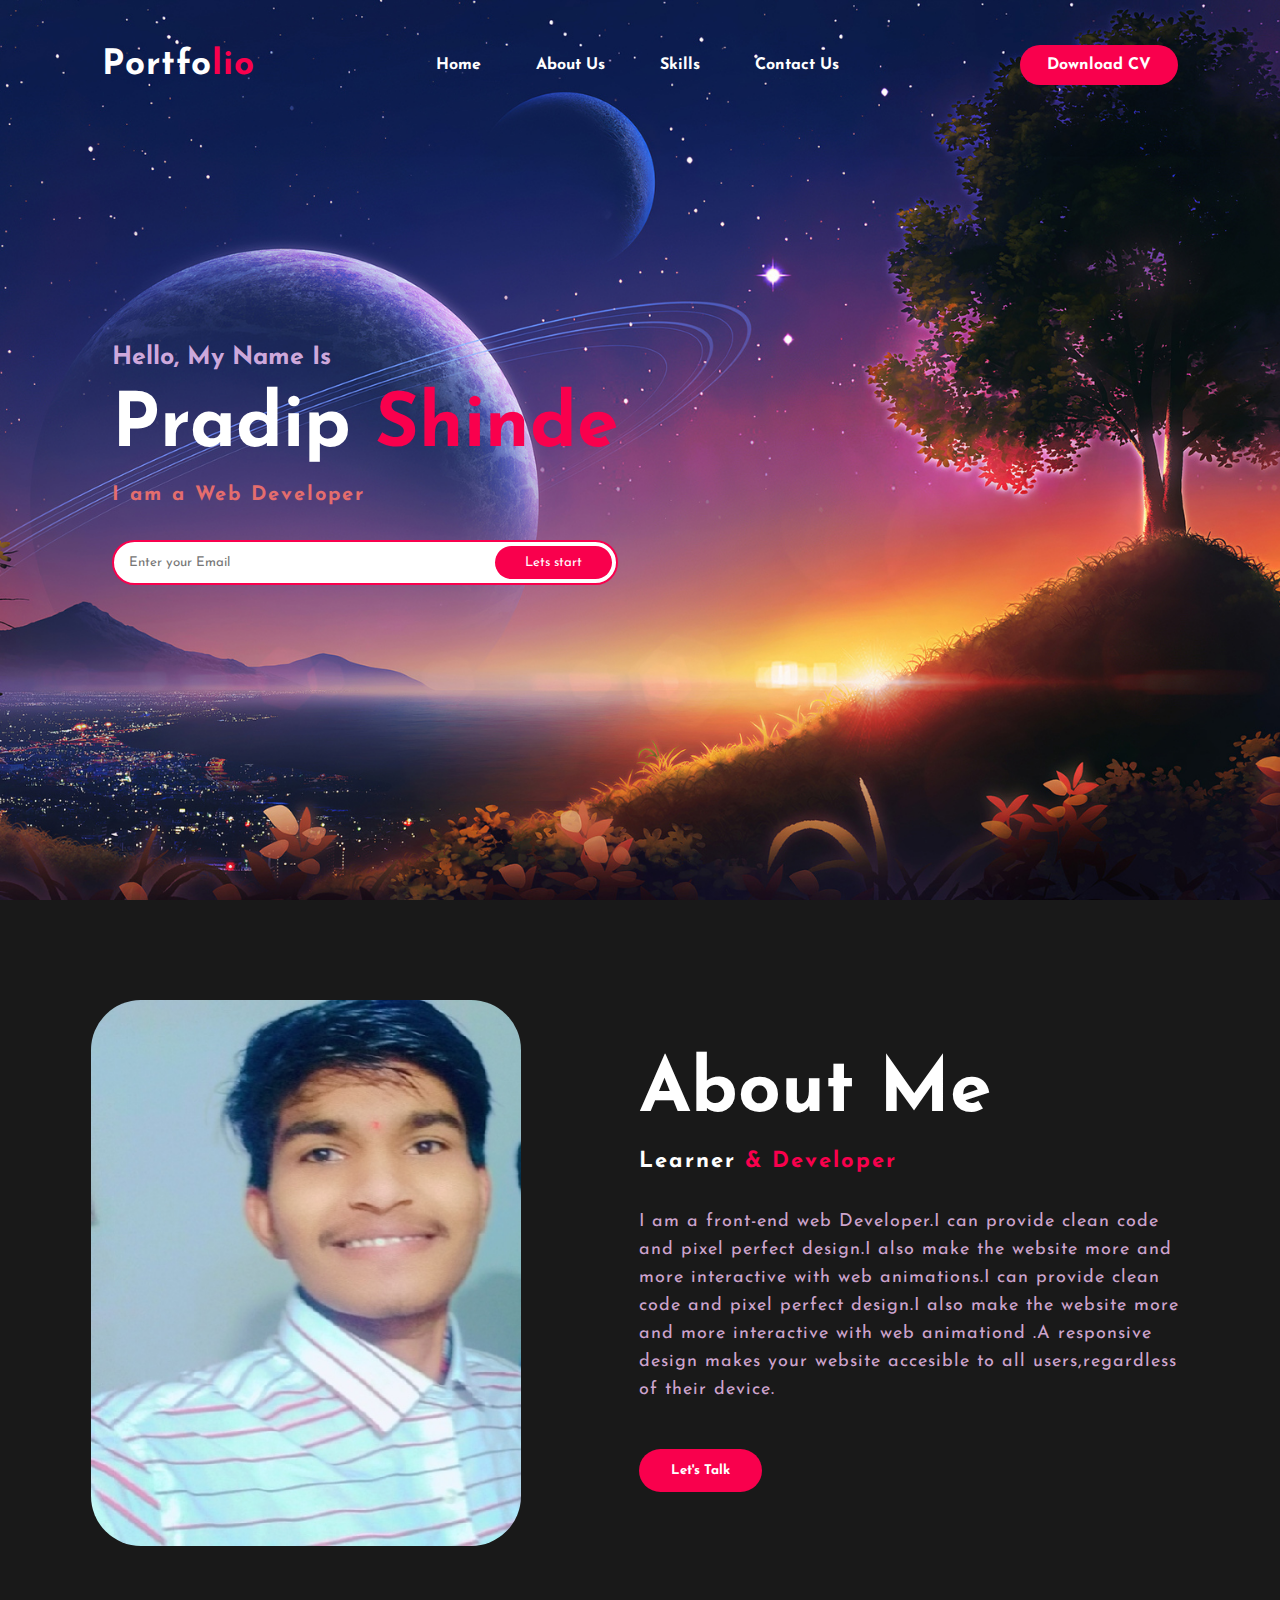
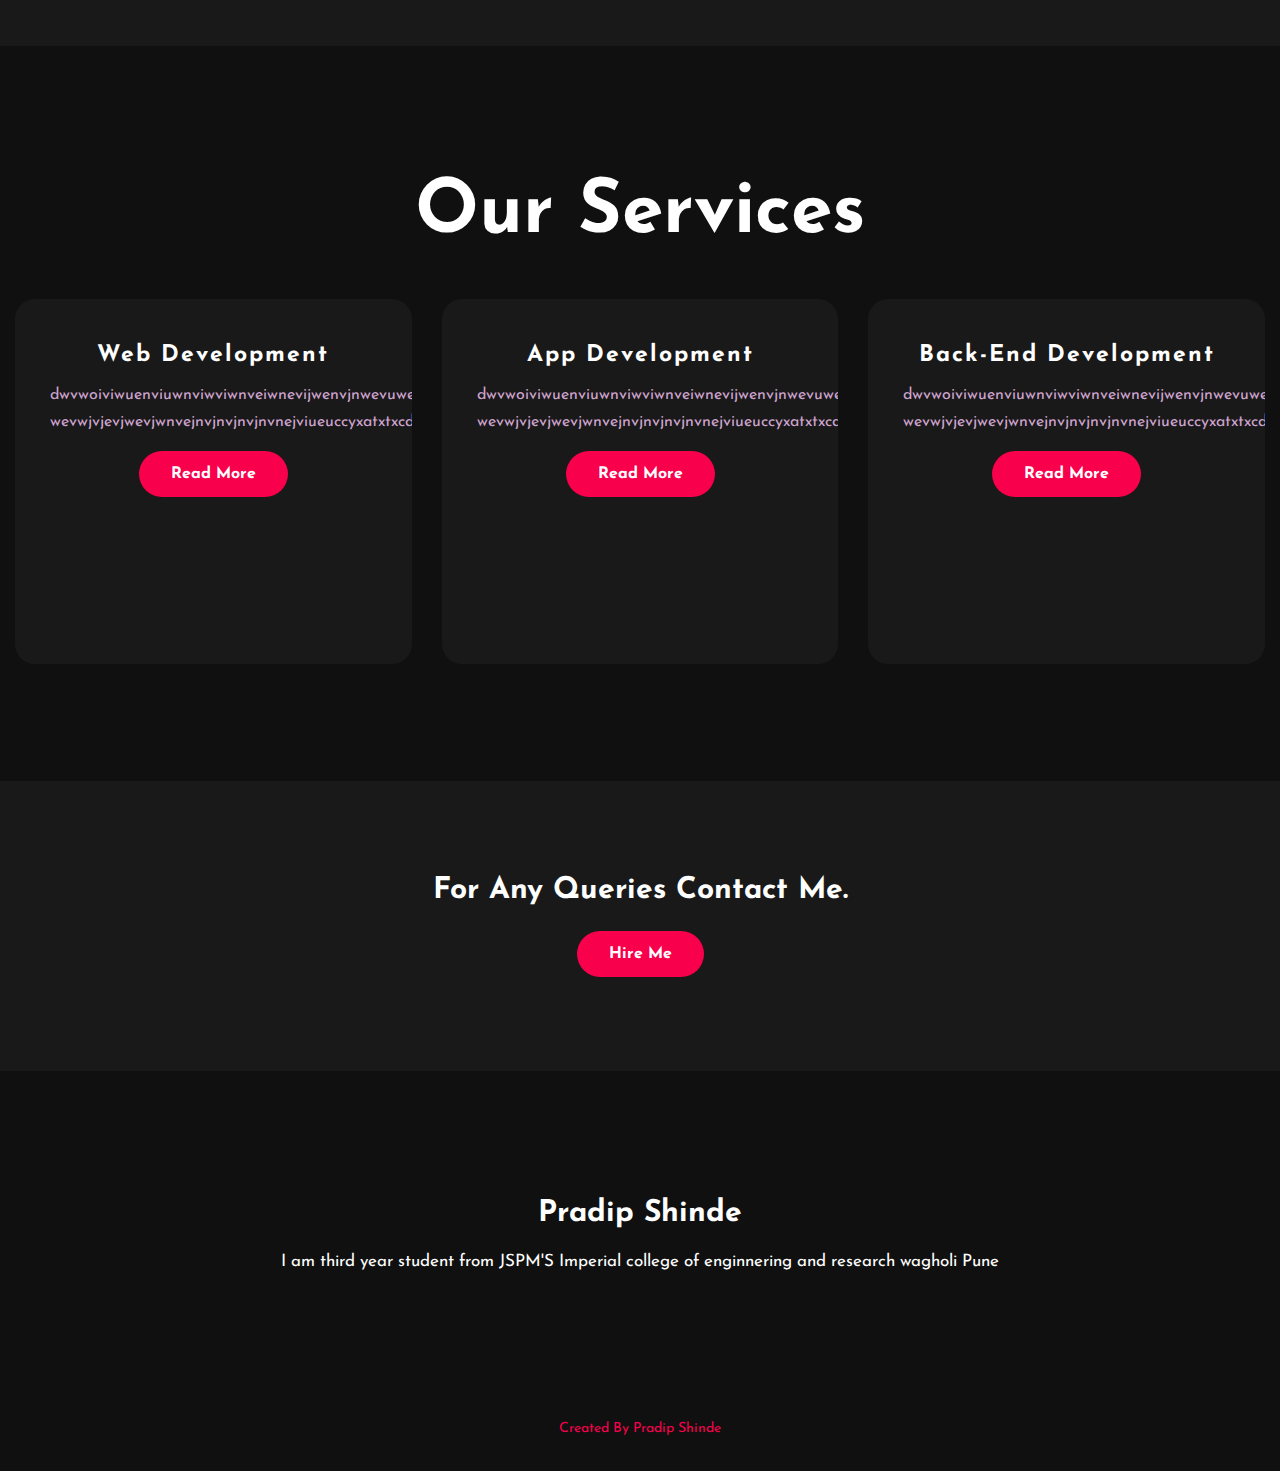
<file: index.html>
<!DOCTYPE html>
<html lang="en">
<head>
    <meta charset="UTF-8">
    <meta http-equiv="X-UA-Compatible" content="IE=edge">
    <meta name="viewport" content="width=device-width, initial-scale=1.0">
    <title>Portfolio</title>
    <link rel="stylesheet" href="styles.css">
    <link rel="preconnect" href="https://fonts.gstatic.com">
    <link href="https://fonts.googleapis.com/css2?family=Josefin+Sans: ital, wght@0,100;0 ,200;0, 300;0,400; 0,500; 0,600; 0,700; 1,100; 1,200; 1,300; 1,400; 1,500; 1,600;1,700&displa y=swap" rel="stylesheet">

    <link rel="stylesheet" href="https://cdnjs.cloudflare.com/ajax/libs/font-awesome/6.2.0/css/all.min.css" integrity="sha512-xh6O/CkQoPOWDdYTDqeRdPCVd1SpvCA9XXcUnZS2FmJNp1coAFzvtCN9BmamE+4aHK8yyUHUSCcJHgXloTyT2A==" crossorigin="anonymous" referrerpolicy="no-referrer" />
</head>
<body>
    <!-- <h1>Hello</h1> -->
    <div class="hero">
        <nav>
            <h2 class="logo">Portfo<span>lio</span></h2>
            <ul>
                <li><a href="#">Home</a></li>
                <li><a href="#">About Us</a></li>
<!--                 <li><a href="#">Services</a></li> -->
                <li><a href="index1.html">Skills</a></li>
                <li><a href="contactus.html">Contact Us</a></li>
            </ul>
            <a href="https://drive.google.com/file/d/18rzhvGYNoombgUCNnSyZBfyCWN0tHCit/view?usp=drivesdk" class="btn">Download CV</a>
        </nav>

        <div class="content">
            <h4>Hello, My Name Is </h4>
            <h1>Pradip <span>Shinde</span></h1>
            <h5>I am a Web Developer</h5>
            <div class="newsletter">
                <form>
                    <input type="email" name="email" id="mail" placeholder="Enter your Email">
                    <input type="submit" name="submit" value="Lets start">
                </form>

            </div>

        </div>

    </div>

<!-- About section start -->
<section class="about">
    <div class="main">
        <img src="images/pradip.jpg" alt="pradip image">
        <div class="about-text">
            <h2>About Me</h2>
            <h5>Learner <span>& Developer</span></h5>
            <p>
                I am a front-end web Developer.I can provide clean code and pixel perfect design.I also make the website more and more interactive 
                with web animations.I can provide clean code and pixel perfect design.I also make the website more and more interactive with web animationd .A responsive design makes your website accesible to all users,regardless of their device.
            </p>
            <button type="button">Let's Talk</button>

        </div>

    </div>

</section>
<!-- Progress bar started
<div class="skills-bar">
    <div class="bar">
        <div class="info">
            <span>HTML</span>
        </div>
    </div>
</div> -->


<!-- service section start -->
<div class="service">
    <div class="title">
        <h4>Our Services</h4>
    </div>

    <div class="box">
        <div class="card">
            <i class="fas fa-bars"></i>
            <h5>Web Development</h5>
            <div class="pra">
                <p>dwvwoiviwuenviuwnviwviwnveiwnevijwenvjnwevuweiuvwieuenjn
                    wevwjvjevjwevjwnvejnvjnvjnvjnvnejviueuccyxatxtxcdwqqc.
                </p>
                <p style="text-align: center;">
                    <a class="button"  href="#">Read More</a>
                </p>

            </div>

        </div>


        <div class="card">
            <i class="fa-regular fa-user"></i>
            <h5>App Development</h5>
            <div class="pra">
                <p>dwvwoiviwuenviuwnviwviwnveiwnevijwenvjnwevuweiuvwieuenjn
                    wevwjvjevjwevjwnvejnvjnvjnvjnvnejviueuccyxatxtxcdwqqc.
                </p>
                <p style="text-align: center;">
                    <a class="button"  href="#">Read More</a>
                </p>

            </div>

        </div>
        
        <div class="card">
            <i class="fa-regular fa-bell"></i>
            <h5>Back-End Development</h5>
            <div class="pra">
                <p>dwvwoiviwuenviuwnviwviwnveiwnevijwenvjnwevuweiuvwieuenjn
                    wevwjvjevjwevjwnvejnvjnvjnvjnvnejviueuccyxatxtxcdwqqc.
                </p>
                <p style="text-align: center;">
                    <a class="button"  href="#">Read More</a>
                </p>

            </div>

        </div>

    </div>

</div>

<!-- contact me -->
<div class="contact-me">
    <p>For Any Queries Contact Me.</p>
    <a class="button-two" href="mailto:shindepradip2002@gmail.com">Hire Me</a>
</div>
<!-- footer start -->
<footer>
    <p>Pradip Shinde</p>
    <p>I am third year student from JSPM'S Imperial college of enginnering and research wagholi Pune</p>
    <div class="social">
        <a href="https://www.facebook.com/profile.php?id=100036533599992"><i class="fa-brands fa-facebook"></i></a>
        <a href="https://www.instagram.com/pradip_shinde__10/"><i class="fa-brands fa-instagram"></i></a>
        <a href="https://www.linkedin.com/in/pradip-shinde-ab0498203"><i class="fa-brands fa-linkedin"></i></a>
        <a href="tel:+8459450266"><i class="fa-brands fa-whatsapp"></i></a>
    </div>
    <p class="end">Created By Pradip Shinde</p>
</footer>
</body>
</html>
</file>
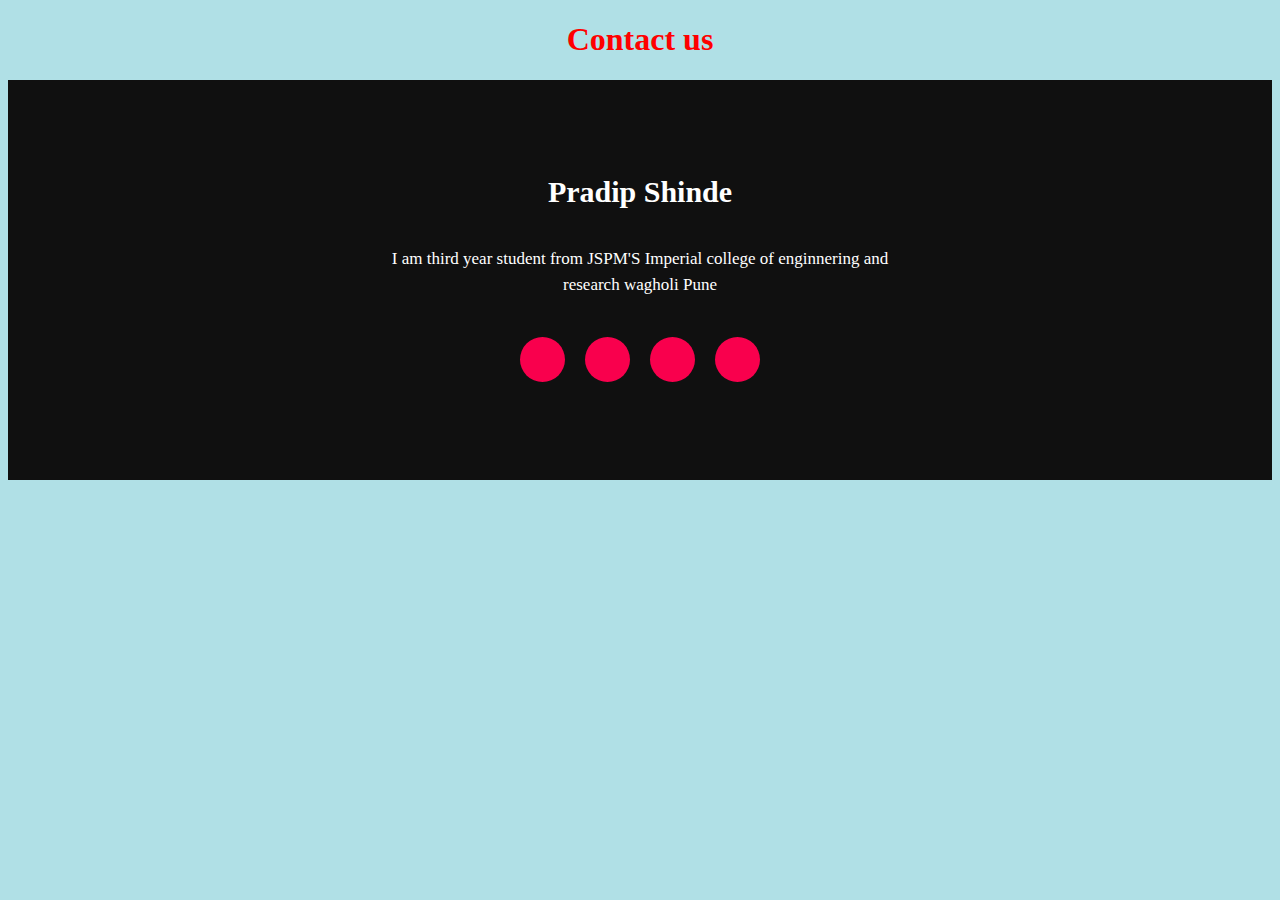
<file: contactus.html>
<!DOCTYPE html>
<html lang="en">
<head>
    <meta charset="UTF-8">
    <meta http-equiv="X-UA-Compatible" content="IE=edge">
    <meta name="viewport" content="width=device-width, initial-scale=1.0">
    <title>Contact-us</title>
    <!-- <link rel="preconnect" href="https://fonts.gstatic.com"> -->
    <!-- <link href="https://fonts.googleapis.com/css2?family=Josefin+Sans: ital, wght@0,100;0 ,200;0, 300;0,400; 0,500; 0,600; 0,700; 1,100; 1,200; 1,300; 1,400; 1,500; 1,600;1,700&displa y=swap" rel="stylesheet"> -->
    <!-- <link href="//maxcdn.bootstrapcdn.com/font-awesome/4.1.0/css/font-awesome.min.css" rel="stylesheet"> -->
    <link rel="stylesheet" href="https://cdnjs.cloudflare.com/ajax/libs/font-awesome/4.7.0/css/font-awesome.min.css">

    <style>
        body{
            background-color: powderblue;
        }
        .social{
    display: flex;
}

.social a{
    width: 45px;
    height: 45px;
    display: flex;
    align-items: center;
    justify-content: center;
    background: #f9004d;
    border-radius: 50%;
    margin: 22px 10px;
    color: white;
    text-decoration: none;
    font-size: 20px;
}

.social a:hover{
    transform: scale(1.3);
    transition: .3s;
}

footer{
    position: relative;
    width: 100%;
    height: 400px;
    background: #101010;
    display: flex;
    flex-direction: column;
    align-items: center;
    justify-content: center;
}

footer p:nth-child(1){
    font-size: 30px;
    color: white;
    margin: 20px;
    font-weight: bold;
}

footer p:nth-child(2){
    color: white;
    font-size: 17px;
    width: 500px;
    text-align: center;
    line-height: 26px;
}
h1{
    text-align: center;
    color: red;
}

    </style>

</head>
<body>
    <h1>Contact us</h1>
    <footer>
    <p>Pradip Shinde</p>
    <p>I am third year student from JSPM'S Imperial college of enginnering and research wagholi Pune</p>
    <div class="social">
        <a href="https://www.facebook.com/profile.php?id=100036533599992"><i class="fab-brands fa-facebook"></i></a>
        <a href="https://www.instagram.com/pradip_shinde__10/"><i class="fa-brands fa-instagram"></i></a>
        <a href="https://www.linkedin.com/in/pradip-shinde-ab0498203"><i class="fa-brands fa-linkedin"></i></a>
        <a href="tel:+8459450266"><i class="fa-brands fa-whatsapp"></i></a>
    </div>
</footer>
</body>
</html>
</file>
<file: styles.css>
*{
    padding: 0;
    margin: 0;
    font-family: 'josefin Sans',sans-serif;
    box-sizing: border-box;
}

.hero{
    height: 100vh;
    width: 100%;
    background: url("images/back5.jpg") no-repeat fixed center;
    background-size: cover;
    background-position: center;
}

nav{
    display: flex;
    align-items: center;
    justify-content: space-between;
    padding-top: 45px;
    padding-left: 8%;
    padding-right: 8%;

}

.logo{
    color: white;
    font-size: 35px;
    letter-spacing: 1px;
    cursor: pointer;
}

span{
    color: #f9004d;
}
nav ul li{
    list-style-type: none;
    display: inline-block;
    padding: 10px 25px;
}

nav ul li a{
    color: white;
    text-decoration: none;
    font-weight: bold;
    text-transform: capitalize;
}

nav ul li a:hover{
    color: #f9004d;
    transition: .4s;
}

.btn{
    background-color: #f9004d;
    color: white;
    border: 2px solid transparent;
    text-decoration: none;
    font-weight: bold;
    text-transform: capitalize;
    padding: 10px 25px;
    border-radius: 30px;
    transition: transform .4s;

}
.btn:hover{
background-color: transparent;
    border: 2px solid #f9004d;
    transform: scale(1.2);
}
/* 
.btn:hover{
    transform: scale(1.2);
    color: black;
    transition: .4s;

}  */

.content{
    color: white;
    position: center;
    font: bold;
    font-size: 30px;
    
    padding-top: 30px;
    padding-left: 10px;
}
.content span{
    color:#f9004d;
    font: bold;
}

.content{
    position: absolute;
    top: 50%;
    left: 8%;
    transform: translateY(-50%);

}

h1{
    color: white;
    margin: 20px 0px 20px;
    font-size: 75px;

}

h4{
    color: #fcfc;
    font-size: 25px;
    margin-bottom: 20px;
}
h5{
    color: rgb(228, 109, 109);
    letter-spacing: 2px;
    font-size: 20px;
    margin-bottom: 35px;
}

.newsletter form{
/   width: 100%; /*width:380px; */
    max-width: 100%;
    position: relative;

} 

.newsletter form input:first-child{
    display: inline-block;
    width: 100%;
    padding: 14px 130px 14px 15px;
    border: 2px solid #f9004d;
    outline: none;
    border-radius: 30px;

}

.newsletter form input:last-child{
    position: absolute;
    display: inline block;
    outline: none;
    border: none;
    padding: 10px 30px;
    border-radius: 30px;
    background-color: #f9004d;
    color: white;
    box-shadow: 0px 0px 5px #000 0px 0px 15px #858585;
    top: 6px;
    right: 6px;

}

.about{
    width:100%;
    padding: 100px 0px;
    background-color: #191919;
}

.about img{
    height: auto;
    width: 430px;/**/
}

.about-text{
    width: 550px;
}

.main{
    width: 100%;/*1130px*/
    max-width: 95%;
    margin: 0 auto;
    display: flex;
    align-items: center;
    justify-content: space-around;
}

.about-text h2{
    color: white;
    font-size: 75px;
    text-transform: capitalize;
    margin-bottom: 20px;
}

.about-text h5{
    color: white;
    letter-spacing: 2px;
    font-size: 22px;
    margin-bottom: 25;
    text-transform: capitalize;

}

.about-text p{
    color: #fcfc;
    letter-spacing: 1px;
    line-height: 28px;
    font-size: 18px;
    margin-bottom: 45px;
}

button{
    background-color: #f9004d;
    color: white;
    text-decoration: none;
    border: 2px solid transparent;
    font-weight: bold;
    padding: 13px 30px;
    border-radius: 30px;
    transition: .4s;


}
 
button:hover{
    background-color: transparent;
    border: 2px solid #f9004d;
    cursor: pointer;
}

.service{
    background: #101010;
    width: 100%;
    padding: 100px 0px;
}

.title h4{
    color: white;
    font-size: 75px;
    width: 1130px;
    margin: 30px auto;
    text-align: center;
}

.box{
    display: flex;
    justify-content: center;
    align-items: center;
    min-height: 400px;
}

.card{
    height: 365px;
    width: 100%;/*355*/
    padding: 20px 35px;
    background: #191919;
    border-radius: 20px;
    margin: 15px;
    position: relative;
    overflow: hidden;
    text-align: center;
}

.card i{
    font-size: 50px;
    display: block;
    text-align: center;
    margin: 25px 0px;
    color: #f9004d;
}

.card h5{
    color: white;
    font-size: 23px;
    margin-bottom: 15px;
}

.pra p{
    color: #fcfc;
    font-size: 16px;
    line-height: 27px;
    margin-bottom: 25px;
}

.card .button{
    background-color: #f9004d;
    color: white;
    text-decoration: none;
    border: 2px solid transparent;
    font-weight: bold;
    padding: 13px 30px;
    border-radius: 30px;
    transition: .4s;


}
 
.card .button:hover{
    background-color: transparent;
    border: 2px solid #f9004d;
    cursor: pointer;
}

.contact-me{
    width: 100%;
    height: 290px;
    background: #191919;
    display: flex;
    align-items: center;
    flex-direction: column;
    justify-content: center;

}

.contact-me p{
    color: white;
    font-size: 30px;
    font-weight: bold;
    margin-bottom: 25px;
}

.contact-me .button-two{
    background-color: #f9004d;
    color: white;
    text-decoration: none;
    border: 2px solid transparent;
    font-weight: bold;
    padding: 13px 30px;
    border-radius: 30px;
    transition: .4s;
}

.contact-me .button-two:hover{
    background-color: transparent;
    border: 2px solid #f9004d;
    cursor: pointer;
}

footer{
    position: relative;
    width: 100%;
    height: 400px;
    background: #101010;
    display: flex;
    flex-direction: column;
    align-items: center;
    justify-content: center;
}

footer p:nth-child(1){
    font-size: 30px;
    color: white;
    margin: 20px;
    font-weight: bold;
}

footer p:nth-child(2){
    color: white;
    font-size: 17px;
    width: 100%;/*500px*/
    text-align: center;
    line-height: 26px;
}

.social{
    display: flex;
}

.social a{
    width: 5%;/*45px*/
    height: 45px;
    display: flex;
    align-items: center;
    justify-content: center;
    background: #f9004d;
    border-radius: 50%;
    margin: 22px 10px;
    color: white;
    text-decoration: none;
    font-size: 20px;
}

.social a:hover{
    transform: scale(1.3);
    transition: .3s;
}

.end{
    position: absolute;
    color: #f9004d;
    bottom: 35px;
    font-size: 14px;
    
}
img{
    border-radius: 50px;
    /* height: 40px;*/
    width: 20%; 
}
@media screen and (max-width: 800px) {
  .img, .social a, .footer .newsletter form{
    width: 100%; /* The width is 100%, when the viewport is 800px or smaller */
  }
}
</file>
